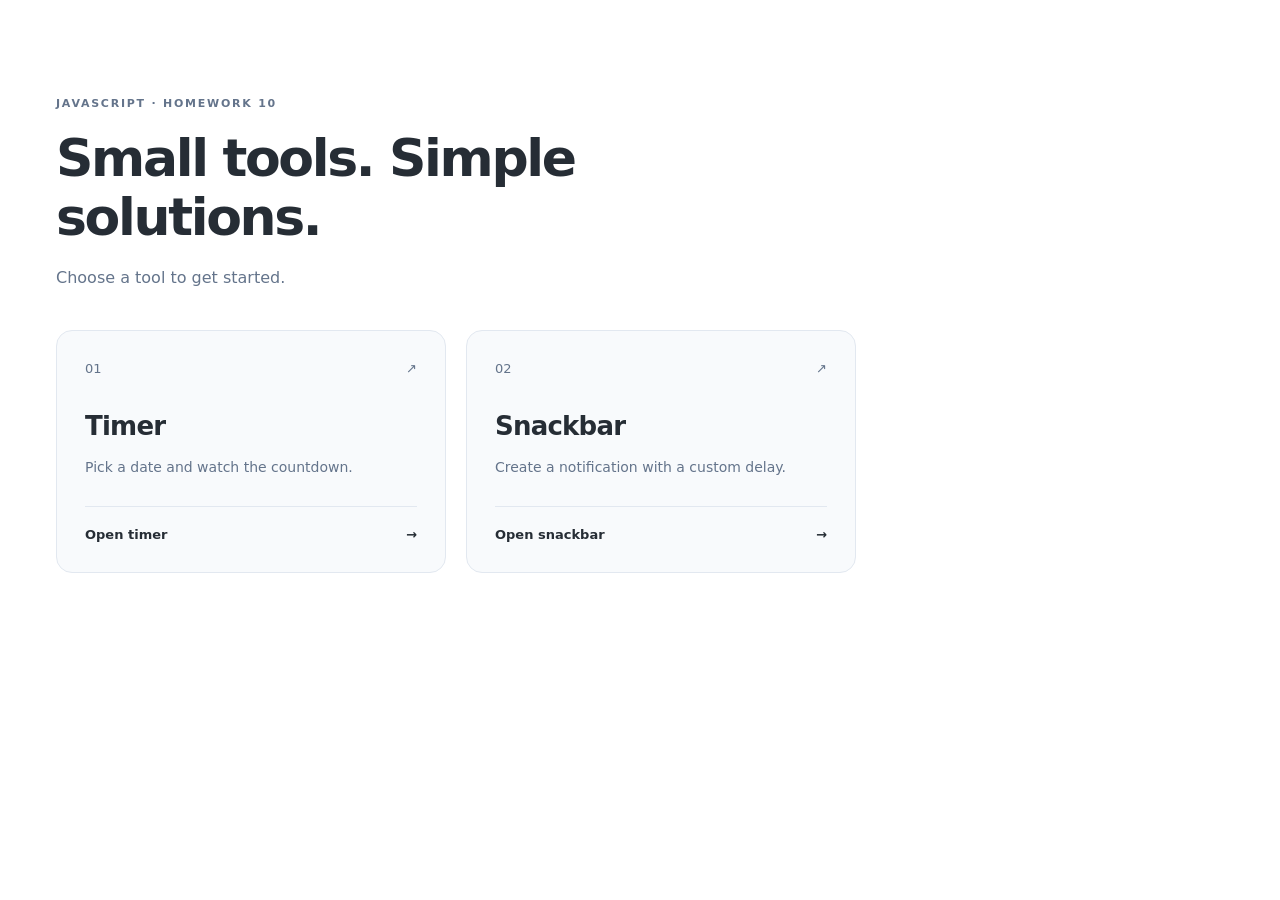
<file: src/index.html>
<!DOCTYPE html>
<html lang="en">
  <head>
    <meta charset="UTF-8" />
    <link rel="icon" type="image/svg+xml" href="/favicon.svg" />
    <meta name="viewport" content="width=device-width, initial-scale=1.0" />
    <title>VK — JavaScript Tasks</title>
    <link rel="stylesheet" href="./css/styles.css" />
  </head>
  <body>
    <load src="./partials/header.html" icon-path="img/sprite.svg#logo" />

    <main>
      <div class="container home">
        <p class="home-eyebrow">JAVASCRIPT · HOMEWORK 10</p>
        <h1 class="home-title">Small tools. Simple solutions.</h1>
        <p class="home-description">Choose a tool to get started.</p>
        <ul class="home-tools">
          <li>
            <a class="tool-card" href="./1-timer.html">
              <span class="tool-number">01 <span aria-hidden="true">↗</span></span>
              <h2>Timer</h2>
              <p>Pick a date and watch the countdown.</p>
              <span class="tool-action">Open timer <span aria-hidden="true">→</span></span>
            </a>
          </li>
          <li>
            <a class="tool-card" href="./2-snackbar.html">
              <span class="tool-number">02 <span aria-hidden="true">↗</span></span>
              <h2>Snackbar</h2>
              <p>Create a notification with a custom delay.</p>
              <span class="tool-action">Open snackbar <span aria-hidden="true">→</span></span>
            </a>
          </li>
        </ul>
      </div>
    </main>

    <load src="./partials/footer.html" />

  </body>
</html>
</file>
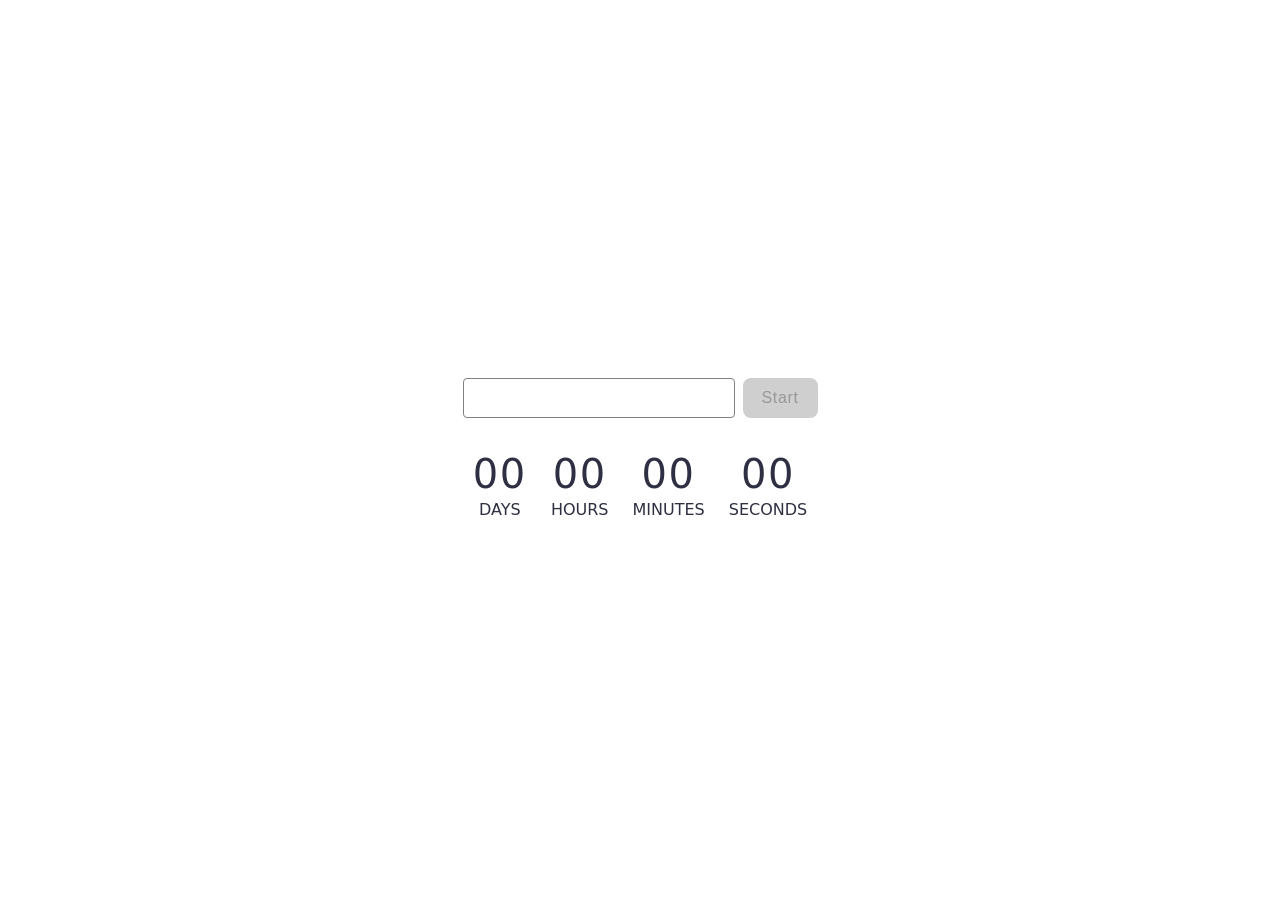
<file: src/1-timer.html>
<!DOCTYPE html>
<html lang="en">
  <head>
    <meta charset="UTF-8" />
    <meta http-equiv="X-UA-Compatible" content="IE=edge" />
    <meta name="viewport" content="width=device-width, initial-scale=1.0" />
    <title>Countdown Timer</title>
    <link rel="stylesheet" href="./css/styles.css" />
  </head>
  <body>
    <load
      src="./partials/header.html"
      icon-path="./img/sprite.svg#logo"
      highlight-act="active"
    />

    <main>
      <div class="container">
        <div class="controls">
          <input type="text" id="datetime-picker" />
          <button type="button" data-start disabled>Start</button>
        </div>

        <div class="timer">
          <div class="field">
            <span class="value" data-days>00</span>
            <span class="label">Days</span>
          </div>
          <div class="field">
            <span class="value" data-hours>00</span>
            <span class="label">Hours</span>
          </div>
          <div class="field">
            <span class="value" data-minutes>00</span>
            <span class="label">Minutes</span>
          </div>
          <div class="field">
            <span class="value" data-seconds>00</span>
            <span class="label">Seconds</span>
          </div>
        </div>
      </div>
    </main>

    <load src="./partials/footer.html" />

    <script type="module" src="./js/1-timer.js"></script>
  </body>
</html>
</file>
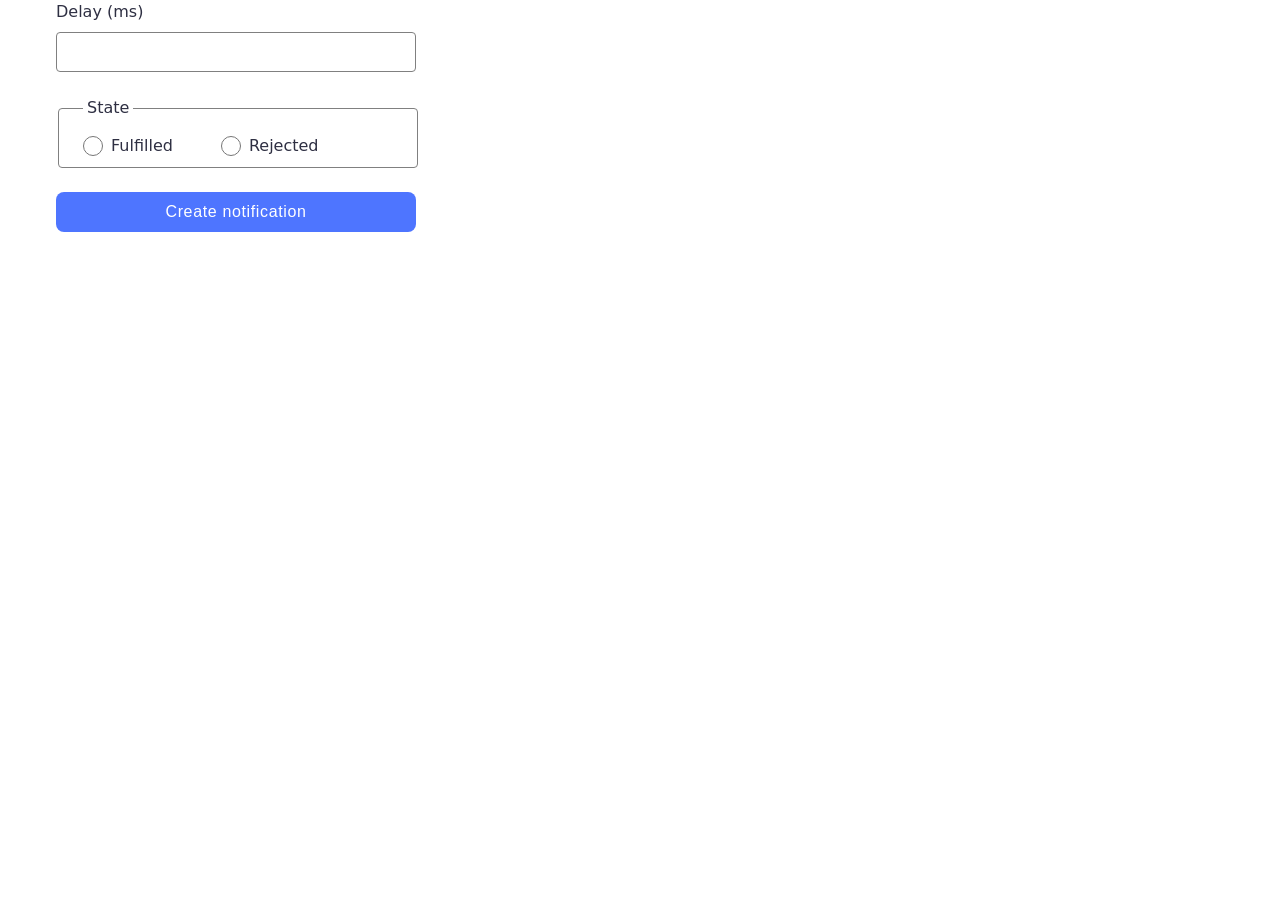
<file: src/2-snackbar.html>
<!DOCTYPE html>
<html lang="en">
  <head>
    <meta charset="UTF-8" />
    <meta http-equiv="X-UA-Compatible" content="IE=edge" />
    <meta name="viewport" content="width=device-width, initial-scale=1.0" />
    <title>Page 3</title>
    <link rel="stylesheet" href="./css/styles.css" />
  </head>
  <body>
    <load
      src="./partials/header.html"
      icon-path="./img/sprite.svg#logo"
      highlight-curr="active"
    />

    <main>
      <div class="container">
        <form class="form">
          <label>
            Delay (ms)
            <input type="number" name="delay" required />
          </label>

          <fieldset>
            <legend>State</legend>
            <label>
              <input type="radio" name="state" value="fulfilled" required />
              Fulfilled
            </label>
            <label>
              <input type="radio" name="state" value="rejected" required />
              Rejected
            </label>
          </fieldset>

          <button type="submit">Create notification</button>
        </form>
      </div>
    </main>

    <load src="./partials/footer.html" />

    <script type="module" src="./js/2-snackbar.js"></script>
  </body>
</html>
</file>
<file: src/css/styles.css>
/**
  |============================
  | include css partials with
  | default @import url()
  |============================
*/
/* Common styles */
@import url('./reset.css');
@import url('./base.css');
@import url('./container.css');
@import url('./animations.css');

/* Sections style */
@import url('./header.css');
@import url('./back-link.css');
@import url('./footer.css');

/* Components */
@import url('./timer.css');
@import url('./snackbar.css');
@import url('./home.css');
</file>
